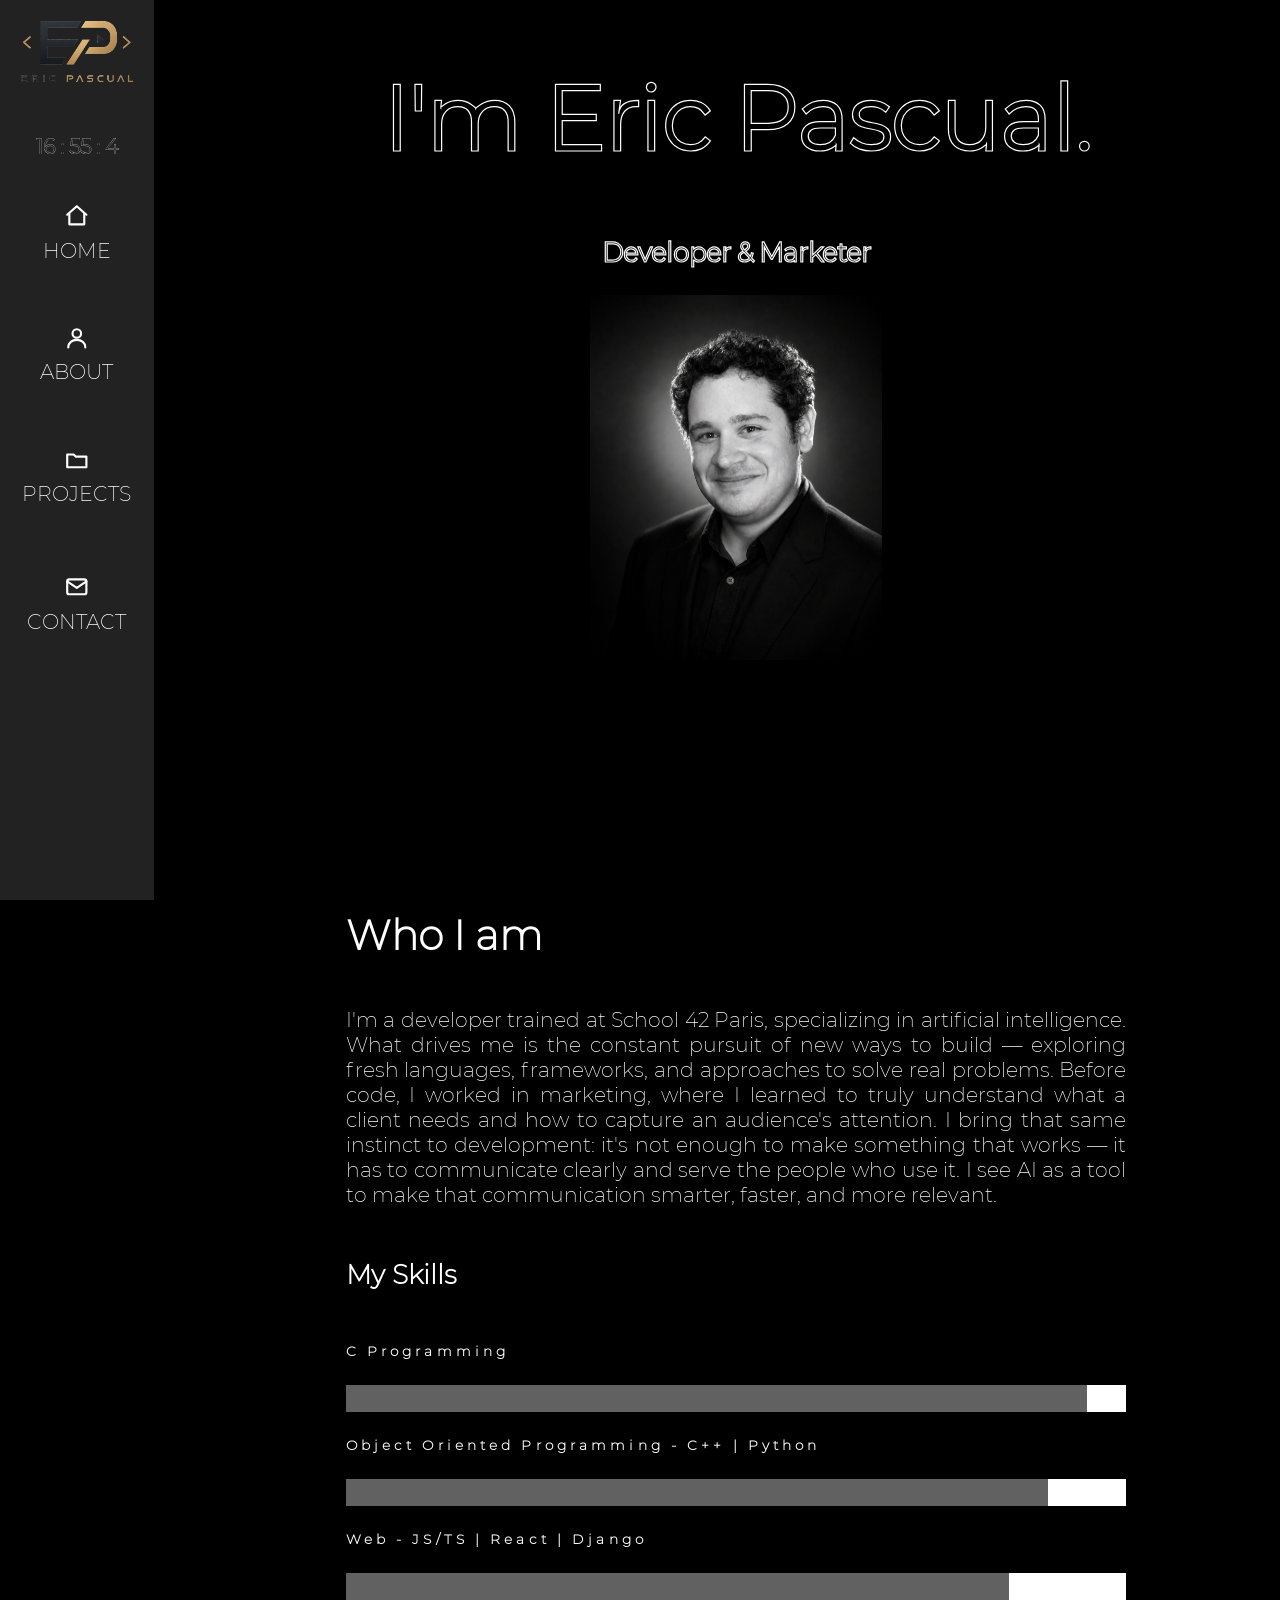
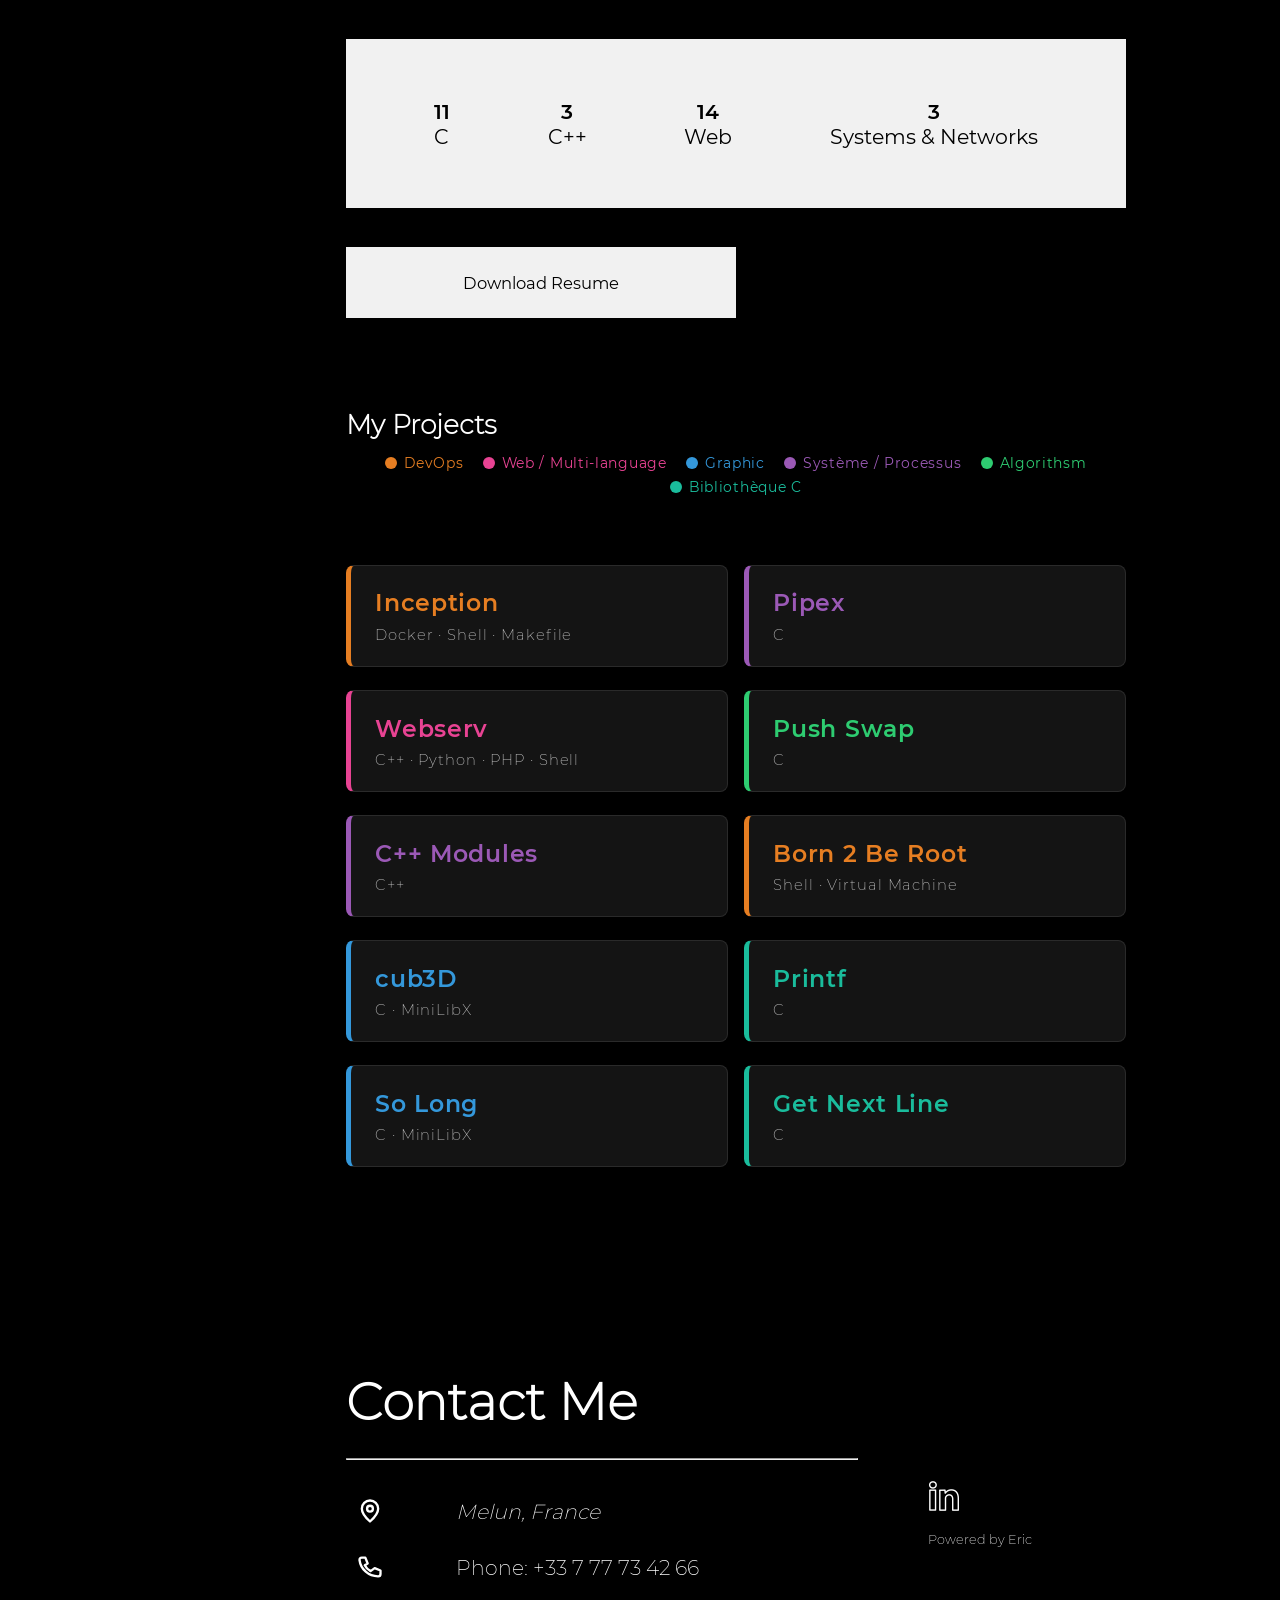
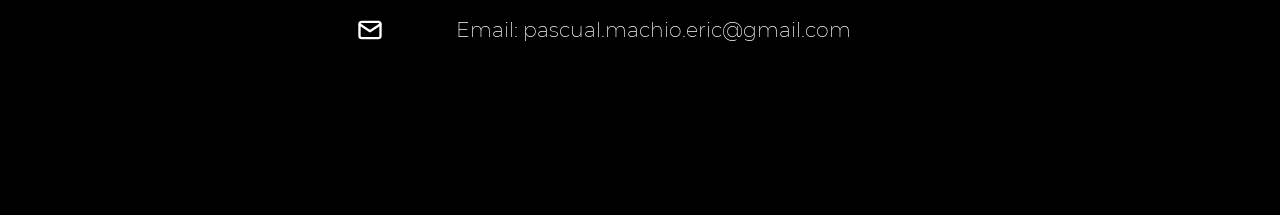
<file: srcs/requirements/bonus/static_ws/index.html>
<!DOCTYPE HTML>
<html lang="fr">
	<head>
		<meta charset="utf-8">
		<link rel="icon" type="image/png" href="assets/images/logo.png">
		<link rel="stylesheet" type="text/css" href="index.css?v=5">
		<title>Eric Pascual</title>
	</head>

	<body id="overflow">
		
		<nav>
			<figure class="mobileHidden"><img src="assets/images/logo.png" alt="Logo EP"></figure>
			<h2 id="clock">
				<span id="hours"></span>
				<span id="minutes"></span>
				<span id="seconds"></span>
			</h2>
			<ul>
				<li><a class="iconNav" href="">
					<svg class="navIcon" viewBox="0 0 24 24" fill="none" stroke="currentColor" stroke-width="2" stroke-linecap="round" stroke-linejoin="round" aria-hidden="true"><path d="M3 11l9-8 9 8"/><path d="M5 10v10h14V10"/></svg>
					<p>home</p>
				</a></li>
				<li><a class="iconNav" href="#myName">
					<svg class="navIcon" viewBox="0 0 24 24" fill="none" stroke="currentColor" stroke-width="2" stroke-linecap="round" stroke-linejoin="round" aria-hidden="true"><circle cx="12" cy="8" r="4"/><path d="M4 21c0-4.4 3.6-7 8-7s8 2.6 8 7"/></svg>
					<p>about</p>
				</a></li>
				<li><a class="iconNav" href="#myPhotos">
					<svg class="navIcon" viewBox="0 0 24 24" fill="none" stroke="currentColor" stroke-width="2" stroke-linecap="round" stroke-linejoin="round" aria-hidden="true"><path d="M3 7h6l2 2h10v10H3z"/></svg>
					<p>projects</p>
				</a></li>
				<li><a class="iconNav" href="#contactMe">
					<svg class="navIcon" viewBox="0 0 24 24" fill="none" stroke="currentColor" stroke-width="2" stroke-linecap="round" stroke-linejoin="round" aria-hidden="true"><rect x="3" y="5" width="18" height="14" rx="2"/><path d="M3 7l9 6 9-6"/></svg>
					<p>contact</p>
				</a></li>
			</ul>
		</nav>

		<header>
			<h1>Eric Pascual.</h1>
			<h2>Developer & Marketer</h2>
			
				<figure>
					<img  id="mainPic" src="assets/images/eric_pascual.png" alt="Eric Pascual's image">
				</figure>
		</header>

		<main>

			<section id="myName">
				<h3>Who I am</h3>
				<hr>
				<p>I'm a developer trained at School 42 Paris, specializing in artificial intelligence. What drives me is the constant pursuit of new ways to build — exploring fresh languages, frameworks, and approaches to solve real problems.
Before code, I worked in marketing, where I learned to truly understand what a client needs and how to capture an audience's attention. I bring that same instinct to development: it's not enough to make something that works — it has to communicate clearly and serve the people who use it. I see AI as a tool to make that communication smarter, faster, and more relevant.</p>
			</section>

			<section id="mySkills">
					<h4>My Skills</h4>
				<article>
					<div>
						<h6>C Programming</h6>
						<div class="white">
							<p id="skProgramming"></p>
						</div>
					</div>
					<div>
						<h6>Object Oriented Programming - C++ | Python</h6>
						<div class="white">
							<p id="skOrientedPro"></p>					
						</div>
					</div>
					<div>
						<h6>Web - JS/TS | React | Django</h6>
						<div class="white">
							<p id="skWeb"></p>					
						</div>
					</div>
				</article>
				<article id="mySkillsNumbers">
					<dl>
						<div>
							<dt>11</dt>
							<dd>C</dd>
						</div>

						<div>
							<dt>3</dt>
							<dd>C++</dd>
						</div>
						
						<div>
							<dt>14</dt>
							<dd>Web</dd>
						</div>
						
						<div>
							<dt>3</dt>
							<dd>Systems & Networks</dd>
						</div>
					</dl>
				</article>
				<article>
					<a href="">Download Resume</a>
				</article>
			</section>


			<section id="myPhotos">
				<h4>My Projects</h4>
				<article id="gallery">
					<ul class="legend">
						<li class="type-devops">DevOps</li>
						<li class="type-web">Web / Multi-language</li>
						<li class="type-graphics">Graphic</li>
						<li class="type-system">Système / Processus</li>
						<li class="type-algo">Algorithsm</li>
						<li class="type-lib">Bibliothèque C</li>
					</ul>
					<ul class="projectGrid">
						<div>
							<li><a class="projectCard type-devops" href="https://github.com/RicoWD/Inception" target="_blank" rel="noopener">
								<h5 class="projectName">Inception</h5>
								<p class="projectLang">Docker · Shell · Makefile</p>
							</a></li>
							<li><a class="projectCard type-web" href="https://github.com/The-42-Chosen/Les-Tontons-Forkeurs-Enrolent-Fmotte" target="_blank" rel="noopener">
								<h5 class="projectName">Webserv</h5>
								<p class="projectLang">C++ · Python · PHP · Shell</p>
							</a></li>
							<li><a class="projectCard type-system" target="_blank" rel="noopener">
								<h5 class="projectName">C++ Modules</h5>
								<p class="projectLang">C++</p>
							</a></li>
							<li><a class="projectCard type-graphics" href="https://github.com/The-42-Chosen/Cube3D_Rico-Billy" target="_blank" rel="noopener">
								<h5 class="projectName">cub3D</h5>
								<p class="projectLang">C · MiniLibX</p>
							</a></li>
							<li><a class="projectCard type-graphics" href="https://github.com/RicoWD/C2-P1-So_Long" target="_blank" rel="noopener">
								<h5 class="projectName">So Long</h5>
								<p class="projectLang">C · MiniLibX</p>
							</a></li>
						</div>
						<div>
							<li><a class="projectCard type-system" href="https://github.com/RicoWD/C2-P3-Pipex" target="_blank" rel="noopener">
								<h5 class="projectName">Pipex</h5>
								<p class="projectLang">C</p>
							</a></li>
							<li><a class="projectCard type-algo" href="https://github.com/RicoWD/C2-P2-Push_swap" target="_blank" rel="noopener">
								<h5 class="projectName">Push Swap</h5>
								<p class="projectLang">C</p>
							</a></li>
							<li><a class="projectCard type-devops" target="_blank" rel="noopener">
								<h5 class="projectName">Born 2 Be Root</h5>
								<p class="projectLang">Shell · Virtual Machine</p>
							</a></li>
							<li><a class="projectCard type-lib" href="https://github.com/RicoWD/C1-P2-Printf" target="_blank" rel="noopener">
								<h5 class="projectName">Printf</h5>
								<p class="projectLang">C</p>
							</a></li>
							<li><a class="projectCard type-lib" href="https://github.com/RicoWD/C1-P1_Get-Next-Line" target="_blank" rel="noopener">
								<h5 class="projectName">Get Next Line</h5>
								<p class="projectLang">C</p>
							</a></li>
						</div>

					</ul>

				</article>
			</section>
	</main>
	<footer>
		<section id="contactMe">
				<h3>Contact Me</h3>
				<hr>
				<article>
					<dl>
						<dt><svg class="contactIcon" viewBox="0 0 24 24" fill="none" stroke="currentColor" stroke-width="2" stroke-linecap="round" stroke-linejoin="round" aria-hidden="true"><path d="M12 21s-7-6.3-7-11a7 7 0 0 1 14 0c0 4.7-7 11-7 11z"/><circle cx="12" cy="10" r="2.5"/></svg></dt>
						<dd><address>Melun, France</address></dd>
					</dl>
					<dl>
						<dt><svg class="contactIcon" viewBox="0 0 24 24" fill="none" stroke="currentColor" stroke-width="2" stroke-linecap="round" stroke-linejoin="round" aria-hidden="true"><path d="M5 4h3l2 5-2.5 1.5a11 11 0 0 0 5 5L16 13l5 2v3a2 2 0 0 1-2 2A16 16 0 0 1 3 6a2 2 0 0 1 2-2z"/></svg></dt>
						<dd><p>Phone: +33 7 77 73 42 66</p></dd>
					</dl>
					<dl>
						<dt><svg class="contactIcon" viewBox="0 0 24 24" fill="none" stroke="currentColor" stroke-width="2" stroke-linecap="round" stroke-linejoin="round" aria-hidden="true"><rect x="3" y="5" width="18" height="14" rx="2"/><path d="M3 7l9 6 9-6"/></svg></dt>
						<dd><p>Email: pascual.machio.eric@gmail.com</p></dd>
					</dl>
				</article>
			</section>

			<section id="socialMedia">
				<ul>
					<li><a href="https://www.linkedin.com/public-profile/settings/?lipi=urn%3Ali%3Apage%3Ad_flagship3_profile_self_edit_contact_info%3B8MTibalzQq614URXQxQLPQ%3D%3D"><img src="assets/images/linkedin.png"></a></li>
				</ul>
				<p>Powered by Eric</p>
			</section>
		
	</footer>

	</body>


	<script>

/*HORLOGE*/

var	hours = document.querySelector("#hours");
var	minutes = document.querySelector("#minutes");
var	seconds = document.querySelector("#seconds")

function timeRunnning(){
	var horlogeRunning = new Date();
		hours.innerHTML = horlogeRunning.getHours() + " : ";
		minutes.innerHTML = horlogeRunning.getMinutes() + " : ";
		seconds.innerHTML =	horlogeRunning.getSeconds();
	interval = setTimeout(timeRunnning, 1000);
}

timeRunnning();


	</script>

	</html>
</file>
<file: srcs/requirements/bonus/static_ws/index.css>
@font-face{
	font-family: "Montserrat ExtraLight";
	src: url("assets/font/Montserrat-ExtraLight.ttf") format("truetype");
}

@font-face{
	font-family: "Montserrat Regular";
	src: url("assets/font/Montserrat-Regular.ttf") format("truetype");
}

@font-face{
	font-family: "Montserrat Bold";
	src: url("assets/font/Montserrat-SemiBold.ttf") format("truetype");
}

*{
	margin: 0;
	padding: 0;
	box-sizing: border-box;
}

html{scroll-behavior: smooth}

body{
	font-size: calc(1em + 1vw);
	font-family: "Montserrat ExtraLight";
	background: black;
	color: white;
}

main{font-size: .8em;}

img{
	max-width: 100%;
	width: 100%;
	display: block;}

h3{
	font-size: 2em;
	padding-bottom: .5em;
	animation-name: slideInLeft;
	animation-duration: 1s;
	animation-fill-mode: both;
}

@keyframes slideInLeft {
	0% {transform: translateX(-100%); opacity: 0}
	50% {transform: translateX(-50%); opacity: .5}
	100% {transform: translateX(0); opacity: 1}
} 

hr{
	width: 30vw;
	color: grey;
}

section{
	padding: 2vw;
}

h4{
	font-size: 1.3em;
	padding-bottom: .5em;
	animation-name: slideInLeft;
	animation-duration: 1s;
	animation-fill-mode: both;
}

ul{
	list-style: none;
}

li{
	padding: 0;
}

p{
	font-family: "Montserrat ExtraLight";
}

button, a{
	cursor: pointer;
	font-family: "Montserrat ExtraLight";
	text-decoration-line: none;
}

/****************************************NAV****************************************/

.mobileHidden{
	display: none;
}

nav{
	height: 3vh;
	font-family: "Montserrat ExtraLight";
	position: sticky;
	top: 0;
	left: 0;
	background: black;
	z-index: 11;
}

nav ul{
	list-style: none;
	justify-content: space-around;
	align-content: center;
	flex-flow: wrap row;
	display: flex;
	padding: 1vw 0;
}

nav a p{
	text-decoration-line: none;
	text-transform: uppercase;
	color: white;
	font-size: .8em;
}

/* Icônes SVG de navigation (remplacent Icomoon) */
.navIcon{
	display: none;
	width: clamp(22px, 2vw, 34px);
	height: clamp(22px, 2vw, 34px);
	color: white;
}

@keyframes bounceInLeft{
	0%, 60%, 75%, 90%, 100% {transition-timing-function: cubic-bezier(0.215, 0.610, 0.355, 1.000);}
	0% {opacity: 0; transform: translate3d(-3000px, 0, 0);}
	60% {opacity: 1; transform: translate3d(25px, 0, 0);}
	75% {transform: translate3d(-10px, 0, 0);}
	90% {transform: translate3d(5px, 0, 0);}
	100% {transform: none;}
}

/****************************************HEADER****************************************/

h1, h2{
	text-align: center;
}

h1{
	padding: 5vw 0;
	font-size: 3.5em;
	-webkit-text-stroke: 1.2px white;
	color: transparent;
	font-weight: bolder;
}

h2{
	font-size: 1em;
	-webkit-text-stroke: 1.2px white;
	color: transparent;
}

#clock{
	margin-top: 1em;
}

h2 > span{
	font-size: .8em;
	-webkit-text-stroke: .2px white;
	color: transparent;
	font-weight: bolder;
}

/****************************************MY NAME****************************************/

#myName p{
	text-align: justify;
	padding-top: 2vw;
}

/****************************************MY SKILLS****************************************/

#mySkills article{
	margin: 5% 0;
}

/****************************PWP************************/


h6{
	letter-spacing: .3em;
	margin: 2vw 0;
	font-family: "Montserrat ExtraLight";
}

article div.white{
	background: white;
	height: 3vh;
}

article p#skProgramming{
	width: 95%;
	background: #616161;
	height: 100%;
	animation-name: animPhotography;
	animation-duration: 2.6s;
	animation-timing-function: ease;
}

@keyframes animPhotography{
	0% {width: 0%; opacity: 0;}
	100% {width: 95%; opacity: 1;}
}

article p#skOrientedPro{
	width: 90%;
	background: #616161;
	height: 100%;
	animation-name: animWebDesign;
	animation-duration: 2.3s;
	animation-timing-function: ease;
}

@keyframes animWebDesign{
	0% {width: 0%; opacity: 0;}
	100% {width: 90%; opacity: 1;}
}

article p#skWeb{
	width: 85%;
	background: #616161;
	height: 100%;
	animation-name: animPhotoshop;
	animation-duration: 2s;
	animation-timing-function: ease;
}

@keyframes animPhotoshop{
	0% {width: 0%; opacity: 0;}
	100% {width: 85%; opacity: 1;}
}

/****************************Numbers************************/

#mySkillsNumbers{
	background: #f1f1f1;
	text-align: center;
	color: black;
}

#mySkillsNumbers dt{
	padding-top: 1em;
	font-family: "Montserrat Bold";
}

#mySkillsNumbers dd{
	padding-bottom: 1em;
	font-family: "Montserrat Regular";
}

/****************************Download************************/

#mySkills article:last-of-type{
	display: flex;

}

#mySkills a{
	width: 80%;
	background: #f1f1f1;
	border: none;
	color: black;
	text-align: center;
	position: relative;
	font-family: "Montserrat Regular";
	font-size: .8em;
	padding: 2vw 0;
}

/****************************Project tiles************************/

/* Légende des types de projet */
#myPhotos .legend{
	display: flex;
	flex-flow: row wrap;
	justify-content: center;
	gap: .6em 1.4em;
	margin-bottom: 6%;
	font-size: .68em;
	font-family: "Montserrat Regular";
}

#myPhotos .legend li{
	display: flex;
	align-items: center;
	letter-spacing: .05em;
}

#myPhotos .legend li:before{
	content: "";
	display: inline-block;
	width: .85em;
	height: .85em;
	border-radius: 50%;
	margin-right: .5em;
	background: currentColor;
}

/* Vignettes projets */
.projectCard{
	--c: #888888;
	display: block;
	background: #141414;
	border: 1px solid #2a2a2a;
	border-left: 5px solid var(--c);
	border-radius: 8px;
	padding: 1.1em 1.2em;
	margin: 6% 0;
	transition: transform .25s ease, box-shadow .25s ease, background .25s ease;
}

.projectCard:hover{
	transform: translateY(-4px);
	background: #1d1d1d;
	box-shadow: 0 8px 22px rgba(0, 0, 0, 0.6);
}

.projectCard .projectName{
	margin: 0;
	padding: 0;
	background: none;
	color: var(--c);
	font-family: "Montserrat Bold";
	font-size: 1.15em;
	letter-spacing: .03em;
}

.projectCard .projectLang{
	margin: .55em 0 0;
	color: #cfcfcf;
	font-size: .72em;
	letter-spacing: .06em;
}

/* Couleur de police par type de projet */
.type-devops  {color: #e67e22; --c: #e67e22;} /* DevOps / Système */
.type-web     {color: #e84393; --c: #e84393;} /* Web / Multi-langage */
.type-graphics{color: #3498db; --c: #3498db;} /* Graphisme */
.type-system  {color: #9b59b6; --c: #9b59b6;} /* Système / Processus */
.type-algo    {color: #2ecc71; --c: #2ecc71;} /* Algorithmie */
.type-lib     {color: #1abc9c; --c: #1abc9c;} /* Bibliothèque C */

/****************************************CONTACT ME****************************************/

#contactMe dl{
	display: flex;
	align-items: center;
	padding: 2%;
}

#contactMe hr{
	width: 40vw;
	color: grey;
}

#contactMe dt{
	flex: 0 0 auto;
	margin-right: 4%;
	display: flex;
	align-items: center;
}
#contactMe dd{flex: 1;}

/* Icônes SVG des contacts (remplacent Icomoon) */
.contactIcon{
	display: block;
	width: clamp(20px, 1.4em, 28px);
	height: clamp(20px, 1.4em, 28px);
	color: white;
}

/****************************************FOOTER****************************************/
footer{margin: 10% 0}
footer ul{display: flex}
footer li{width: 4%; margin: .5%}
footer p{padding: 2% 0}

/****************************************RESPONSIVE****************************************/

@media screen and (min-width: 768px){

	html{font-sise: 62.5%}
	body{font-size: calc(.8em + 1vw);
		width: 100vw}
	header, main, footer{
		margin-left: auto;
		padding: 0 10%;
		width: 85%;}

	/*****************************NAV**************************/

	.mobileHidden{
		display: block;
		padding: .7em;
	}

	nav{
		position: fixed;
		top: 0;
		left: 0;
		padding: 0;
		color: white;
		width: 12%;
		height: 80vh;
		background: #222;
		z-index: 11;
	}

	nav ul{
		display: flex;
		justify-content: center;
		flex-flow: column;
	}

	nav a{
		text-decoration-line: none;
		color: white;
		font-size: 1em;
		padding: 10%;
	}

	nav a:hover{
		background: black;
	}

	nav li{
		display: flex;
		flex-flow: wrap column;
		text-align: center;
		padding: 10% 0;
	}

	nav a:before{
		font-size: 2em;
		display: block;
	}

	.navIcon{
		display: block;
		margin: 0 auto;
		animation-name: bounceInLeft;
		animation-duration: 1s;
		animation-fill-mode: both;
	}

	nav p{
		padding: 7% 0;
	}

	

	/*****************************HEADER**************************/

	h1:before{
		content: "I'm ";
	}

	/*****************************MY SKILLS**************************/

	#mySkillsNumbers dl{
		display: flex;
		flex-flow: wrap row;
		justify-content: space-around;
		padding: 5%;
	}

	#mySkills article:last-child a{
		width: 50%;
	}

	#myName hr{
		display: none
	}

	/*****************************MY PHOTO**************************/

	#myPhotos ul{
		display: flex;
		justify-content: space-between;
	}

	#myPhotos article div{
		width: 49%;
	}

	/*****************************FOOTER**************************/
	footer{

		display: flex;
		align-items: center;
	}

	#contactMe{
		width: 70%;
	}

	#contactMe article{
		margin-top: 5%;
	}

	#contactMe dd{
		font-size: .8em;
		margin-left: 10%;
	}

	#socialMedia{
		width: 30%;
	}

	#socialMedia li{
		width: 15%;
	}

	#socialMedia p{
		font-size: .5em;
		padding-top: 10%;
	}

}

@media screen and (min-width: 1024px){
	nav{
		height: 100vh;
	}

	#mainPic {
		padding: 3vh 30vh 25vh;
	} 

}
</file>
